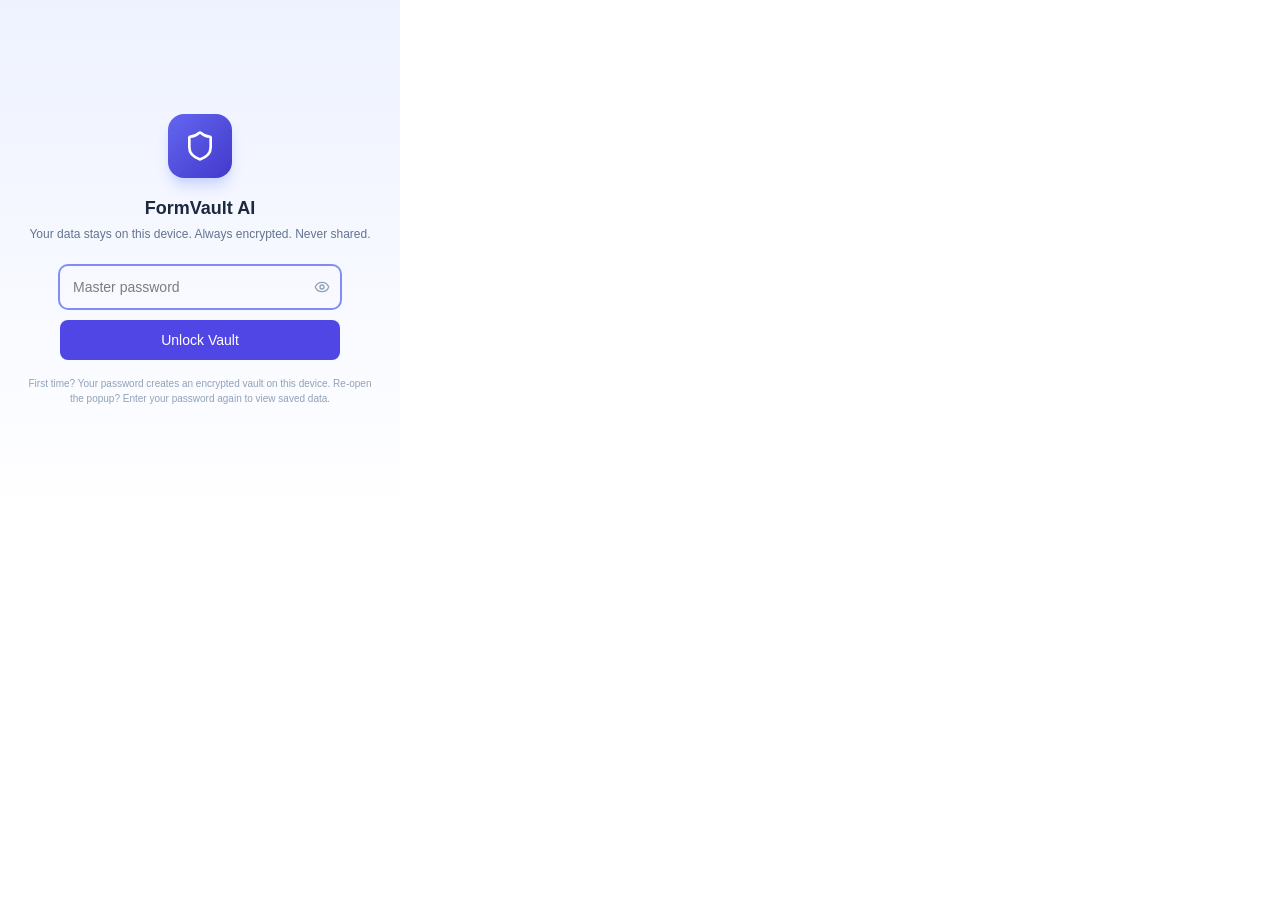
<file: src/popup/index.html>
<!doctype html>
<html lang="en">
  <head>
    <meta charset="UTF-8" />
    <meta name="viewport" content="width=device-width, initial-scale=1.0" />
    <title>FormVault AI</title>
    <script type="module" crossorigin src="../../assets/index.html-CAoDi412.js"></script>
    <link rel="modulepreload" crossorigin href="../../assets/modulepreload-polyfill-Dezn_h7o.js">
    <link rel="modulepreload" crossorigin href="../../assets/rolldown-runtime-CMxvf4Kt.js">
    <link rel="modulepreload" crossorigin href="../../assets/ocr-client-Cb363o5z.js">
    <link rel="modulepreload" crossorigin href="../../assets/indexed-db-COcOGEyP.js">
    <link rel="modulepreload" crossorigin href="../../assets/vault-service-BWvLuS9L.js">
    <link rel="modulepreload" crossorigin href="../../assets/lucide-alnqIF-r.js">
    <link rel="modulepreload" crossorigin href="../../assets/client-CSCaflYP.js">
    <link rel="modulepreload" crossorigin href="../../assets/ollama-client-BIlaja_W.js">
    <link rel="modulepreload" crossorigin href="../../assets/chrome-settings-C3GsVKzb.js">
    <link rel="stylesheet" crossorigin href="../../assets/index-hYV3ZgXg.css">
  </head>
  <body>
    <div id="root"></div>
  </body>
</html>
</file>
<file: assets/index-hYV3ZgXg.css>
/*! tailwindcss v4.3.1 | MIT License | https://tailwindcss.com */
@layer properties{@supports (((-webkit-hyphens:none)) and (not (margin-trim:inline))) or ((-moz-orient:inline) and (not (color:rgb(from red r g b)))){*,:before,:after,::backdrop{--tw-translate-x:0;--tw-translate-y:0;--tw-translate-z:0;--tw-rotate-x:initial;--tw-rotate-y:initial;--tw-rotate-z:initial;--tw-skew-x:initial;--tw-skew-y:initial;--tw-space-y-reverse:0;--tw-border-style:solid;--tw-gradient-position:initial;--tw-gradient-from:#0000;--tw-gradient-via:#0000;--tw-gradient-to:#0000;--tw-gradient-stops:initial;--tw-gradient-via-stops:initial;--tw-gradient-from-position:0%;--tw-gradient-via-position:50%;--tw-gradient-to-position:100%;--tw-leading:initial;--tw-font-weight:initial;--tw-tracking:initial;--tw-shadow:0 0 #0000;--tw-shadow-color:initial;--tw-shadow-alpha:100%;--tw-inset-shadow:0 0 #0000;--tw-inset-shadow-color:initial;--tw-inset-shadow-alpha:100%;--tw-ring-color:initial;--tw-ring-shadow:0 0 #0000;--tw-inset-ring-color:initial;--tw-inset-ring-shadow:0 0 #0000;--tw-ring-inset:initial;--tw-ring-offset-width:0px;--tw-ring-offset-color:#fff;--tw-ring-offset-shadow:0 0 #0000;--tw-outline-style:solid;--tw-blur:initial;--tw-brightness:initial;--tw-contrast:initial;--tw-grayscale:initial;--tw-hue-rotate:initial;--tw-invert:initial;--tw-opacity:initial;--tw-saturate:initial;--tw-sepia:initial;--tw-drop-shadow:initial;--tw-drop-shadow-color:initial;--tw-drop-shadow-alpha:100%;--tw-drop-shadow-size:initial}}}@layer theme{:root,:host{--font-sans:ui-sans-serif, system-ui, sans-serif, "Apple Color Emoji", "Segoe UI Emoji", "Segoe UI Symbol", "Noto Color Emoji";--font-mono:ui-monospace, SFMono-Regular, Menlo, Monaco, Consolas, "Liberation Mono", "Courier New", monospace;--color-red-50:oklch(97.1% .013 17.38);--color-red-500:oklch(63.7% .237 25.331);--color-amber-50:oklch(98.7% .022 95.277);--color-amber-500:oklch(76.9% .188 70.08);--color-amber-600:oklch(66.6% .179 58.318);--color-amber-700:oklch(55.5% .163 48.998);--color-emerald-50:oklch(97.9% .021 166.113);--color-emerald-200:oklch(90.5% .093 164.15);--color-emerald-500:oklch(69.6% .17 162.48);--color-emerald-600:oklch(59.6% .145 163.225);--color-emerald-700:oklch(50.8% .118 165.612);--color-emerald-800:oklch(43.2% .095 166.913);--color-blue-50:oklch(97% .014 254.604);--color-blue-600:oklch(54.6% .245 262.881);--color-purple-50:oklch(97.7% .014 308.299);--color-purple-600:oklch(55.8% .288 302.321);--color-slate-50:oklch(98.4% .003 247.858);--color-slate-100:oklch(96.8% .007 247.896);--color-slate-200:oklch(92.9% .013 255.508);--color-slate-300:oklch(86.9% .022 252.894);--color-slate-400:oklch(70.4% .04 256.788);--color-slate-500:oklch(55.4% .046 257.417);--color-slate-600:oklch(44.6% .043 257.281);--color-slate-700:oklch(37.2% .044 257.287);--color-slate-800:oklch(27.9% .041 260.031);--color-white:#fff;--spacing:.25rem;--text-xs:.75rem;--text-xs--line-height:calc(1 / .75);--text-sm:.875rem;--text-sm--line-height:calc(1.25 / .875);--text-lg:1.125rem;--text-lg--line-height:calc(1.75 / 1.125);--font-weight-medium:500;--font-weight-semibold:600;--font-weight-bold:700;--tracking-wide:.025em;--leading-tight:1.25;--radius-md:.375rem;--radius-lg:.5rem;--radius-xl:.75rem;--radius-2xl:1rem;--animate-spin:spin 1s linear infinite;--default-transition-duration:.15s;--default-transition-timing-function:cubic-bezier(.4, 0, .2, 1);--default-font-family:var(--font-sans);--default-mono-font-family:var(--font-mono);--color-brand-50:#eef2ff;--color-brand-100:#e0e7ff;--color-brand-200:#c7d2fe;--color-brand-300:#a5b4fc;--color-brand-400:#818cf8;--color-brand-500:#6366f1;--color-brand-600:#4f46e5;--color-brand-700:#4338ca}}@layer base{*,:after,:before,::backdrop{box-sizing:border-box;border:0 solid;margin:0;padding:0}::file-selector-button{box-sizing:border-box;border:0 solid;margin:0;padding:0}html,:host{-webkit-text-size-adjust:100%;tab-size:4;line-height:1.5;font-family:var(--default-font-family,ui-sans-serif, system-ui, sans-serif, "Apple Color Emoji", "Segoe UI Emoji", "Segoe UI Symbol", "Noto Color Emoji");font-feature-settings:var(--default-font-feature-settings,normal);font-variation-settings:var(--default-font-variation-settings,normal);-webkit-tap-highlight-color:transparent}hr{height:0;color:inherit;border-top-width:1px}abbr:where([title]){-webkit-text-decoration:underline dotted;text-decoration:underline dotted}h1,h2,h3,h4,h5,h6{font-size:inherit;font-weight:inherit}a{color:inherit;-webkit-text-decoration:inherit;-webkit-text-decoration:inherit;-webkit-text-decoration:inherit;-webkit-text-decoration:inherit;text-decoration:inherit}b,strong{font-weight:bolder}code,kbd,samp,pre{font-family:var(--default-mono-font-family,ui-monospace, SFMono-Regular, Menlo, Monaco, Consolas, "Liberation Mono", "Courier New", monospace);font-feature-settings:var(--default-mono-font-feature-settings,normal);font-variation-settings:var(--default-mono-font-variation-settings,normal);font-size:1em}small{font-size:80%}sub,sup{vertical-align:baseline;font-size:75%;line-height:0;position:relative}sub{bottom:-.25em}sup{top:-.5em}table{text-indent:0;border-color:inherit;border-collapse:collapse}:-moz-focusring{outline:auto}progress{vertical-align:baseline}summary{display:list-item}ol,ul,menu{list-style:none}img,svg,video,canvas,audio,iframe,embed,object{vertical-align:middle;display:block}img,video{max-width:100%;height:auto}button,input,select,optgroup,textarea{font:inherit;font-feature-settings:inherit;font-variation-settings:inherit;letter-spacing:inherit;color:inherit;opacity:1;background-color:#0000;border-radius:0}::file-selector-button{font:inherit;font-feature-settings:inherit;font-variation-settings:inherit;letter-spacing:inherit;color:inherit;opacity:1;background-color:#0000;border-radius:0}:where(select:is([multiple],[size])) optgroup{font-weight:bolder}:where(select:is([multiple],[size])) optgroup option{padding-inline-start:20px}::file-selector-button{margin-inline-end:4px}::placeholder{opacity:1}@supports (not ((-webkit-appearance:-apple-pay-button))) or (contain-intrinsic-size:1px){::placeholder{color:currentColor}@supports (color:color-mix(in lab, red, red)){::placeholder{color:color-mix(in oklab, currentcolor 50%, transparent)}}}textarea{resize:vertical}::-webkit-search-decoration{-webkit-appearance:none}::-webkit-date-and-time-value{min-height:1lh;text-align:inherit}::-webkit-datetime-edit{display:inline-flex}::-webkit-datetime-edit-fields-wrapper{padding:0}::-webkit-datetime-edit{padding-block:0}::-webkit-datetime-edit-year-field{padding-block:0}::-webkit-datetime-edit-month-field{padding-block:0}::-webkit-datetime-edit-day-field{padding-block:0}::-webkit-datetime-edit-hour-field{padding-block:0}::-webkit-datetime-edit-minute-field{padding-block:0}::-webkit-datetime-edit-second-field{padding-block:0}::-webkit-datetime-edit-millisecond-field{padding-block:0}::-webkit-datetime-edit-meridiem-field{padding-block:0}::-webkit-calendar-picker-indicator{line-height:1}:-moz-ui-invalid{box-shadow:none}button,input:where([type=button],[type=reset],[type=submit]){appearance:button}::file-selector-button{appearance:button}::-webkit-inner-spin-button{height:auto}::-webkit-outer-spin-button{height:auto}[hidden]:where(:not([hidden=until-found])){display:none!important}}@layer components;@layer utilities{.visible{visibility:visible}.absolute{position:absolute}.relative{position:relative}.top-1\/2{top:50%}.top-full{top:100%}.right-0{right:0}.right-2\.5{right:calc(var(--spacing) * 2.5)}.left-0{left:0}.z-10{z-index:10}.container{width:100%}@media (width>=40rem){.container{max-width:40rem}}@media (width>=48rem){.container{max-width:48rem}}@media (width>=64rem){.container{max-width:64rem}}@media (width>=80rem){.container{max-width:80rem}}@media (width>=96rem){.container{max-width:96rem}}.mx-auto{margin-inline:auto}.mt-0\.5{margin-top:calc(var(--spacing) * .5)}.mt-1{margin-top:var(--spacing)}.mt-2{margin-top:calc(var(--spacing) * 2)}.mt-4{margin-top:calc(var(--spacing) * 4)}.mb-1{margin-bottom:var(--spacing)}.mb-2{margin-bottom:calc(var(--spacing) * 2)}.mb-3{margin-bottom:calc(var(--spacing) * 3)}.mb-4{margin-bottom:calc(var(--spacing) * 4)}.mb-6{margin-bottom:calc(var(--spacing) * 6)}.line-clamp-2{-webkit-line-clamp:2;-webkit-box-orient:vertical;display:-webkit-box;overflow:hidden}.line-clamp-3{-webkit-line-clamp:3;-webkit-box-orient:vertical;display:-webkit-box;overflow:hidden}.block{display:block}.flex{display:flex}.grid{display:grid}.hidden{display:none}.h-3{height:calc(var(--spacing) * 3)}.h-3\.5{height:calc(var(--spacing) * 3.5)}.h-4{height:calc(var(--spacing) * 4)}.h-5{height:calc(var(--spacing) * 5)}.h-8{height:calc(var(--spacing) * 8)}.h-16{height:calc(var(--spacing) * 16)}.h-\[520px\]{height:520px}.max-h-32{max-height:calc(var(--spacing) * 32)}.max-h-\[360px\]{max-height:360px}.max-h-\[380px\]{max-height:380px}.max-h-\[400px\]{max-height:400px}.w-3{width:calc(var(--spacing) * 3)}.w-3\.5{width:calc(var(--spacing) * 3.5)}.w-4{width:calc(var(--spacing) * 4)}.w-5{width:calc(var(--spacing) * 5)}.w-8{width:calc(var(--spacing) * 8)}.w-9{width:calc(var(--spacing) * 9)}.w-16{width:calc(var(--spacing) * 16)}.w-24{width:calc(var(--spacing) * 24)}.w-28{width:calc(var(--spacing) * 28)}.w-full{width:100%}.max-w-\[280px\]{max-width:280px}.min-w-0{min-width:0}.flex-1{flex:1}.shrink-0{flex-shrink:0}.grow{flex-grow:1}.translate-x-0\.5{--tw-translate-x:calc(var(--spacing) * .5);translate:var(--tw-translate-x) var(--tw-translate-y)}.translate-x-4{--tw-translate-x:calc(var(--spacing) * 4);translate:var(--tw-translate-x) var(--tw-translate-y)}.-translate-y-1\/2{--tw-translate-y:calc(calc(1 / 2 * 100%) * -1);translate:var(--tw-translate-x) var(--tw-translate-y)}.transform{transform:var(--tw-rotate-x,) var(--tw-rotate-y,) var(--tw-rotate-z,) var(--tw-skew-x,) var(--tw-skew-y,)}.animate-spin{animation:var(--animate-spin)}.cursor-pointer{cursor:pointer}.resize-none{resize:none}.grid-cols-2{grid-template-columns:repeat(2,minmax(0,1fr))}.flex-col{flex-direction:column}.flex-wrap{flex-wrap:wrap}.items-center{align-items:center}.items-start{align-items:flex-start}.justify-between{justify-content:space-between}.justify-center{justify-content:center}.gap-0\.5{gap:calc(var(--spacing) * .5)}.gap-1{gap:var(--spacing)}.gap-1\.5{gap:calc(var(--spacing) * 1.5)}.gap-2{gap:calc(var(--spacing) * 2)}.gap-3{gap:calc(var(--spacing) * 3)}:where(.space-y-1>:not(:last-child)){--tw-space-y-reverse:0;margin-block-start:calc(var(--spacing) * var(--tw-space-y-reverse));margin-block-end:calc(var(--spacing) * calc(1 - var(--tw-space-y-reverse)))}:where(.space-y-1\.5>:not(:last-child)){--tw-space-y-reverse:0;margin-block-start:calc(calc(var(--spacing) * 1.5) * var(--tw-space-y-reverse));margin-block-end:calc(calc(var(--spacing) * 1.5) * calc(1 - var(--tw-space-y-reverse)))}:where(.space-y-2>:not(:last-child)){--tw-space-y-reverse:0;margin-block-start:calc(calc(var(--spacing) * 2) * var(--tw-space-y-reverse));margin-block-end:calc(calc(var(--spacing) * 2) * calc(1 - var(--tw-space-y-reverse)))}:where(.space-y-3>:not(:last-child)){--tw-space-y-reverse:0;margin-block-start:calc(calc(var(--spacing) * 3) * var(--tw-space-y-reverse));margin-block-end:calc(calc(var(--spacing) * 3) * calc(1 - var(--tw-space-y-reverse)))}:where(.space-y-4>:not(:last-child)){--tw-space-y-reverse:0;margin-block-start:calc(calc(var(--spacing) * 4) * var(--tw-space-y-reverse));margin-block-end:calc(calc(var(--spacing) * 4) * calc(1 - var(--tw-space-y-reverse)))}.truncate{text-overflow:ellipsis;white-space:nowrap;overflow:hidden}.overflow-y-auto{overflow-y:auto}.rounded{border-radius:.25rem}.rounded-2xl{border-radius:var(--radius-2xl)}.rounded-full{border-radius:3.40282e38px}.rounded-lg{border-radius:var(--radius-lg)}.rounded-md{border-radius:var(--radius-md)}.rounded-xl{border-radius:var(--radius-xl)}.border{border-style:var(--tw-border-style);border-width:1px}.border-3{border-style:var(--tw-border-style);border-width:3px}.border-t{border-top-style:var(--tw-border-style);border-top-width:1px}.border-b{border-bottom-style:var(--tw-border-style);border-bottom-width:1px}.border-brand-300{border-color:var(--color-brand-300)}.border-brand-500{border-color:var(--color-brand-500)}.border-emerald-200{border-color:var(--color-emerald-200)}.border-slate-100{border-color:var(--color-slate-100)}.border-slate-200{border-color:var(--color-slate-200)}.border-t-transparent{border-top-color:#0000}.bg-amber-50{background-color:var(--color-amber-50)}.bg-blue-50{background-color:var(--color-blue-50)}.bg-brand-50{background-color:var(--color-brand-50)}.bg-brand-500{background-color:var(--color-brand-500)}.bg-brand-600{background-color:var(--color-brand-600)}.bg-emerald-50{background-color:var(--color-emerald-50)}.bg-purple-50{background-color:var(--color-purple-50)}.bg-red-50{background-color:var(--color-red-50)}.bg-slate-50{background-color:var(--color-slate-50)}.bg-slate-50\/60{background-color:#f8fafc99}@supports (color:color-mix(in lab, red, red)){.bg-slate-50\/60{background-color:color-mix(in oklab, var(--color-slate-50) 60%, transparent)}}.bg-slate-200{background-color:var(--color-slate-200)}.bg-white{background-color:var(--color-white)}.bg-white\/10{background-color:#ffffff1a}@supports (color:color-mix(in lab, red, red)){.bg-white\/10{background-color:color-mix(in oklab, var(--color-white) 10%, transparent)}}.bg-gradient-to-b{--tw-gradient-position:to bottom in oklab;background-image:linear-gradient(var(--tw-gradient-stops))}.bg-gradient-to-br{--tw-gradient-position:to bottom right in oklab;background-image:linear-gradient(var(--tw-gradient-stops))}.bg-gradient-to-r{--tw-gradient-position:to right in oklab;background-image:linear-gradient(var(--tw-gradient-stops))}.from-brand-50{--tw-gradient-from:var(--color-brand-50);--tw-gradient-stops:var(--tw-gradient-via-stops,var(--tw-gradient-position), var(--tw-gradient-from) var(--tw-gradient-from-position), var(--tw-gradient-to) var(--tw-gradient-to-position))}.from-brand-500{--tw-gradient-from:var(--color-brand-500);--tw-gradient-stops:var(--tw-gradient-via-stops,var(--tw-gradient-position), var(--tw-gradient-from) var(--tw-gradient-from-position), var(--tw-gradient-to) var(--tw-gradient-to-position))}.from-brand-600{--tw-gradient-from:var(--color-brand-600);--tw-gradient-stops:var(--tw-gradient-via-stops,var(--tw-gradient-position), var(--tw-gradient-from) var(--tw-gradient-from-position), var(--tw-gradient-to) var(--tw-gradient-to-position))}.to-brand-500{--tw-gradient-to:var(--color-brand-500);--tw-gradient-stops:var(--tw-gradient-via-stops,var(--tw-gradient-position), var(--tw-gradient-from) var(--tw-gradient-from-position), var(--tw-gradient-to) var(--tw-gradient-to-position))}.to-brand-700{--tw-gradient-to:var(--color-brand-700);--tw-gradient-stops:var(--tw-gradient-via-stops,var(--tw-gradient-position), var(--tw-gradient-from) var(--tw-gradient-from-position), var(--tw-gradient-to) var(--tw-gradient-to-position))}.to-white{--tw-gradient-to:var(--color-white);--tw-gradient-stops:var(--tw-gradient-via-stops,var(--tw-gradient-position), var(--tw-gradient-from) var(--tw-gradient-from-position), var(--tw-gradient-to) var(--tw-gradient-to-position))}.fill-amber-500{fill:var(--color-amber-500)}.p-1\.5{padding:calc(var(--spacing) * 1.5)}.p-2{padding:calc(var(--spacing) * 2)}.p-2\.5{padding:calc(var(--spacing) * 2.5)}.p-3{padding:calc(var(--spacing) * 3)}.p-4{padding:calc(var(--spacing) * 4)}.p-6{padding:calc(var(--spacing) * 6)}.px-1{padding-inline:var(--spacing)}.px-1\.5{padding-inline:calc(var(--spacing) * 1.5)}.px-2{padding-inline:calc(var(--spacing) * 2)}.px-3{padding-inline:calc(var(--spacing) * 3)}.px-4{padding-inline:calc(var(--spacing) * 4)}.px-6{padding-inline:calc(var(--spacing) * 6)}.py-0\.5{padding-block:calc(var(--spacing) * .5)}.py-1{padding-block:var(--spacing)}.py-1\.5{padding-block:calc(var(--spacing) * 1.5)}.py-2{padding-block:calc(var(--spacing) * 2)}.py-2\.5{padding-block:calc(var(--spacing) * 2.5)}.py-3{padding-block:calc(var(--spacing) * 3)}.py-4{padding-block:calc(var(--spacing) * 4)}.py-6{padding-block:calc(var(--spacing) * 6)}.py-8{padding-block:calc(var(--spacing) * 8)}.pt-1{padding-top:var(--spacing)}.pt-2{padding-top:calc(var(--spacing) * 2)}.pr-10{padding-right:calc(var(--spacing) * 10)}.text-center{text-align:center}.text-right{text-align:right}.text-lg{font-size:var(--text-lg);line-height:var(--tw-leading,var(--text-lg--line-height))}.text-sm{font-size:var(--text-sm);line-height:var(--tw-leading,var(--text-sm--line-height))}.text-xs{font-size:var(--text-xs);line-height:var(--tw-leading,var(--text-xs--line-height))}.text-\[10px\]{font-size:10px}.text-\[11px\]{font-size:11px}.leading-tight{--tw-leading:var(--leading-tight);line-height:var(--leading-tight)}.font-bold{--tw-font-weight:var(--font-weight-bold);font-weight:var(--font-weight-bold)}.font-medium{--tw-font-weight:var(--font-weight-medium);font-weight:var(--font-weight-medium)}.font-semibold{--tw-font-weight:var(--font-weight-semibold);font-weight:var(--font-weight-semibold)}.tracking-wide{--tw-tracking:var(--tracking-wide);letter-spacing:var(--tracking-wide)}.break-words{overflow-wrap:break-word}.whitespace-pre-wrap{white-space:pre-wrap}.text-amber-500{color:var(--color-amber-500)}.text-amber-600{color:var(--color-amber-600)}.text-amber-700{color:var(--color-amber-700)}.text-blue-600{color:var(--color-blue-600)}.text-brand-100{color:var(--color-brand-100)}.text-brand-400{color:var(--color-brand-400)}.text-brand-500{color:var(--color-brand-500)}.text-brand-600{color:var(--color-brand-600)}.text-emerald-500{color:var(--color-emerald-500)}.text-emerald-600{color:var(--color-emerald-600)}.text-emerald-700{color:var(--color-emerald-700)}.text-emerald-800{color:var(--color-emerald-800)}.text-purple-600{color:var(--color-purple-600)}.text-red-500{color:var(--color-red-500)}.text-slate-300{color:var(--color-slate-300)}.text-slate-400{color:var(--color-slate-400)}.text-slate-500{color:var(--color-slate-500)}.text-slate-600{color:var(--color-slate-600)}.text-slate-700{color:var(--color-slate-700)}.text-slate-800{color:var(--color-slate-800)}.text-white{color:var(--color-white)}.uppercase{text-transform:uppercase}.underline{text-decoration-line:underline}.opacity-0{opacity:0}.opacity-50{opacity:.5}.shadow{--tw-shadow:0 1px 3px 0 var(--tw-shadow-color,#0000001a), 0 1px 2px -1px var(--tw-shadow-color,#0000001a);box-shadow:var(--tw-inset-shadow), var(--tw-inset-ring-shadow), var(--tw-ring-offset-shadow), var(--tw-ring-shadow), var(--tw-shadow)}.shadow-lg{--tw-shadow:0 10px 15px -3px var(--tw-shadow-color,#0000001a), 0 4px 6px -4px var(--tw-shadow-color,#0000001a);box-shadow:var(--tw-inset-shadow), var(--tw-inset-ring-shadow), var(--tw-ring-offset-shadow), var(--tw-ring-shadow), var(--tw-shadow)}.shadow-md{--tw-shadow:0 4px 6px -1px var(--tw-shadow-color,#0000001a), 0 2px 4px -2px var(--tw-shadow-color,#0000001a);box-shadow:var(--tw-inset-shadow), var(--tw-inset-ring-shadow), var(--tw-ring-offset-shadow), var(--tw-ring-shadow), var(--tw-shadow)}.shadow-brand-200{--tw-shadow-color:#c7d2fe}@supports (color:color-mix(in lab, red, red)){.shadow-brand-200{--tw-shadow-color:color-mix(in oklab, var(--color-brand-200) var(--tw-shadow-alpha), transparent)}}.outline{outline-style:var(--tw-outline-style);outline-width:1px}.filter{filter:var(--tw-blur,) var(--tw-brightness,) var(--tw-contrast,) var(--tw-grayscale,) var(--tw-hue-rotate,) var(--tw-invert,) var(--tw-saturate,) var(--tw-sepia,) var(--tw-drop-shadow,)}.transition{transition-property:color,background-color,border-color,outline-color,text-decoration-color,fill,stroke,--tw-gradient-from,--tw-gradient-via,--tw-gradient-to,opacity,box-shadow,transform,translate,scale,rotate,filter,-webkit-backdrop-filter,backdrop-filter,display,content-visibility,overlay,pointer-events;transition-timing-function:var(--tw-ease,var(--default-transition-timing-function));transition-duration:var(--tw-duration,var(--default-transition-duration))}.transition-all{transition-property:all;transition-timing-function:var(--tw-ease,var(--default-transition-timing-function));transition-duration:var(--tw-duration,var(--default-transition-duration))}.transition-colors{transition-property:color,background-color,border-color,outline-color,text-decoration-color,fill,stroke,--tw-gradient-from,--tw-gradient-via,--tw-gradient-to;transition-timing-function:var(--tw-ease,var(--default-transition-timing-function));transition-duration:var(--tw-duration,var(--default-transition-duration))}.transition-opacity{transition-property:opacity;transition-timing-function:var(--tw-ease,var(--default-transition-timing-function));transition-duration:var(--tw-duration,var(--default-transition-duration))}.transition-transform{transition-property:transform,translate,scale,rotate;transition-timing-function:var(--tw-ease,var(--default-transition-timing-function));transition-duration:var(--tw-duration,var(--default-transition-duration))}@media (hover:hover){.group-hover\:opacity-100:is(:where(.group):hover *){opacity:1}}.first\:rounded-t-lg:first-child{border-top-left-radius:var(--radius-lg);border-top-right-radius:var(--radius-lg)}.last\:rounded-b-lg:last-child{border-bottom-right-radius:var(--radius-lg);border-bottom-left-radius:var(--radius-lg)}@media (hover:hover){.hover\:bg-brand-50:hover{background-color:var(--color-brand-50)}.hover\:bg-brand-100:hover{background-color:var(--color-brand-100)}.hover\:bg-brand-700:hover{background-color:var(--color-brand-700)}.hover\:bg-slate-50:hover{background-color:var(--color-slate-50)}.hover\:bg-slate-100:hover{background-color:var(--color-slate-100)}.hover\:bg-white\/20:hover{background-color:#fff3}@supports (color:color-mix(in lab, red, red)){.hover\:bg-white\/20:hover{background-color:color-mix(in oklab, var(--color-white) 20%, transparent)}}.hover\:from-brand-700:hover{--tw-gradient-from:var(--color-brand-700);--tw-gradient-stops:var(--tw-gradient-via-stops,var(--tw-gradient-position), var(--tw-gradient-from) var(--tw-gradient-from-position), var(--tw-gradient-to) var(--tw-gradient-to-position))}.hover\:to-brand-600:hover{--tw-gradient-to:var(--color-brand-600);--tw-gradient-stops:var(--tw-gradient-via-stops,var(--tw-gradient-position), var(--tw-gradient-from) var(--tw-gradient-from-position), var(--tw-gradient-to) var(--tw-gradient-to-position))}.hover\:text-brand-600:hover{color:var(--color-brand-600)}.hover\:text-brand-700:hover{color:var(--color-brand-700)}.hover\:text-red-500:hover{color:var(--color-red-500)}.hover\:text-slate-600:hover{color:var(--color-slate-600)}.hover\:underline:hover{text-decoration-line:underline}}.focus\:border-transparent:focus{border-color:#0000}.focus\:ring-1:focus{--tw-ring-shadow:var(--tw-ring-inset,) 0 0 0 calc(1px + var(--tw-ring-offset-width)) var(--tw-ring-color,currentcolor);box-shadow:var(--tw-inset-shadow), var(--tw-inset-ring-shadow), var(--tw-ring-offset-shadow), var(--tw-ring-shadow), var(--tw-shadow)}.focus\:ring-2:focus{--tw-ring-shadow:var(--tw-ring-inset,) 0 0 0 calc(2px + var(--tw-ring-offset-width)) var(--tw-ring-color,currentcolor);box-shadow:var(--tw-inset-shadow), var(--tw-inset-ring-shadow), var(--tw-ring-offset-shadow), var(--tw-ring-shadow), var(--tw-shadow)}.focus\:ring-brand-200:focus{--tw-ring-color:var(--color-brand-200)}.focus\:ring-brand-400:focus{--tw-ring-color:var(--color-brand-400)}.focus\:outline-none:focus{--tw-outline-style:none;outline-style:none}.disabled\:bg-slate-100:disabled{background-color:var(--color-slate-100)}.disabled\:opacity-60:disabled{opacity:.6}}body{-webkit-font-smoothing:antialiased;margin:0;font-family:-apple-system,BlinkMacSystemFont,Segoe UI,Roboto,sans-serif}#root{width:400px;min-height:520px;max-height:600px;overflow:hidden}::-webkit-scrollbar{width:4px}::-webkit-scrollbar-thumb{background:#cbd5e1;border-radius:4px}@property --tw-translate-x{syntax:"*";inherits:false;initial-value:0}@property --tw-translate-y{syntax:"*";inherits:false;initial-value:0}@property --tw-translate-z{syntax:"*";inherits:false;initial-value:0}@property --tw-rotate-x{syntax:"*";inherits:false}@property --tw-rotate-y{syntax:"*";inherits:false}@property --tw-rotate-z{syntax:"*";inherits:false}@property --tw-skew-x{syntax:"*";inherits:false}@property --tw-skew-y{syntax:"*";inherits:false}@property --tw-space-y-reverse{syntax:"*";inherits:false;initial-value:0}@property --tw-border-style{syntax:"*";inherits:false;initial-value:solid}@property --tw-gradient-position{syntax:"*";inherits:false}@property --tw-gradient-from{syntax:"<color>";inherits:false;initial-value:#0000}@property --tw-gradient-via{syntax:"<color>";inherits:false;initial-value:#0000}@property --tw-gradient-to{syntax:"<color>";inherits:false;initial-value:#0000}@property --tw-gradient-stops{syntax:"*";inherits:false}@property --tw-gradient-via-stops{syntax:"*";inherits:false}@property --tw-gradient-from-position{syntax:"<length-percentage>";inherits:false;initial-value:0%}@property --tw-gradient-via-position{syntax:"<length-percentage>";inherits:false;initial-value:50%}@property --tw-gradient-to-position{syntax:"<length-percentage>";inherits:false;initial-value:100%}@property --tw-leading{syntax:"*";inherits:false}@property --tw-font-weight{syntax:"*";inherits:false}@property --tw-tracking{syntax:"*";inherits:false}@property --tw-shadow{syntax:"*";inherits:false;initial-value:0 0 #0000}@property --tw-shadow-color{syntax:"*";inherits:false}@property --tw-shadow-alpha{syntax:"<percentage>";inherits:false;initial-value:100%}@property --tw-inset-shadow{syntax:"*";inherits:false;initial-value:0 0 #0000}@property --tw-inset-shadow-color{syntax:"*";inherits:false}@property --tw-inset-shadow-alpha{syntax:"<percentage>";inherits:false;initial-value:100%}@property --tw-ring-color{syntax:"*";inherits:false}@property --tw-ring-shadow{syntax:"*";inherits:false;initial-value:0 0 #0000}@property --tw-inset-ring-color{syntax:"*";inherits:false}@property --tw-inset-ring-shadow{syntax:"*";inherits:false;initial-value:0 0 #0000}@property --tw-ring-inset{syntax:"*";inherits:false}@property --tw-ring-offset-width{syntax:"<length>";inherits:false;initial-value:0}@property --tw-ring-offset-color{syntax:"*";inherits:false;initial-value:#fff}@property --tw-ring-offset-shadow{syntax:"*";inherits:false;initial-value:0 0 #0000}@property --tw-outline-style{syntax:"*";inherits:false;initial-value:solid}@property --tw-blur{syntax:"*";inherits:false}@property --tw-brightness{syntax:"*";inherits:false}@property --tw-contrast{syntax:"*";inherits:false}@property --tw-grayscale{syntax:"*";inherits:false}@property --tw-hue-rotate{syntax:"*";inherits:false}@property --tw-invert{syntax:"*";inherits:false}@property --tw-opacity{syntax:"*";inherits:false}@property --tw-saturate{syntax:"*";inherits:false}@property --tw-sepia{syntax:"*";inherits:false}@property --tw-drop-shadow{syntax:"*";inherits:false}@property --tw-drop-shadow-color{syntax:"*";inherits:false}@property --tw-drop-shadow-alpha{syntax:"<percentage>";inherits:false;initial-value:100%}@property --tw-drop-shadow-size{syntax:"*";inherits:false}@keyframes spin{to{transform:rotate(360deg)}}
</file>
